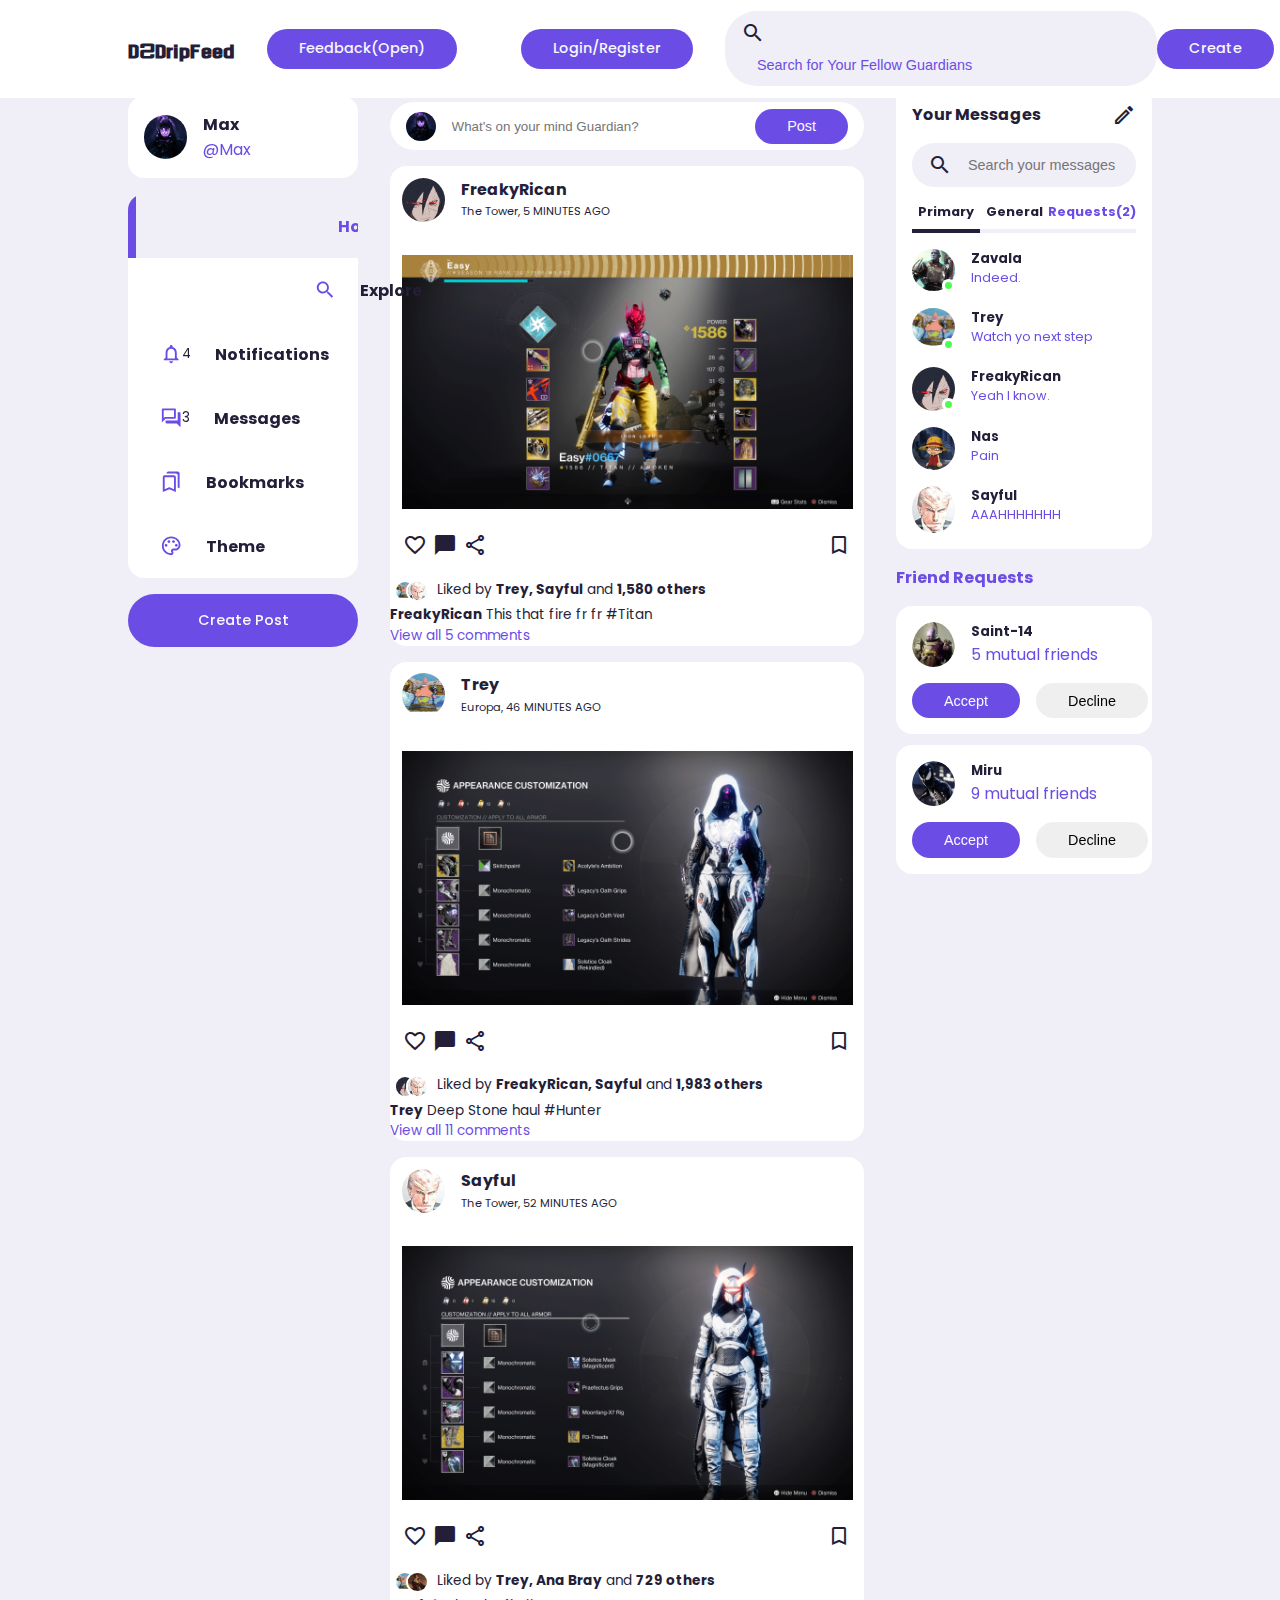
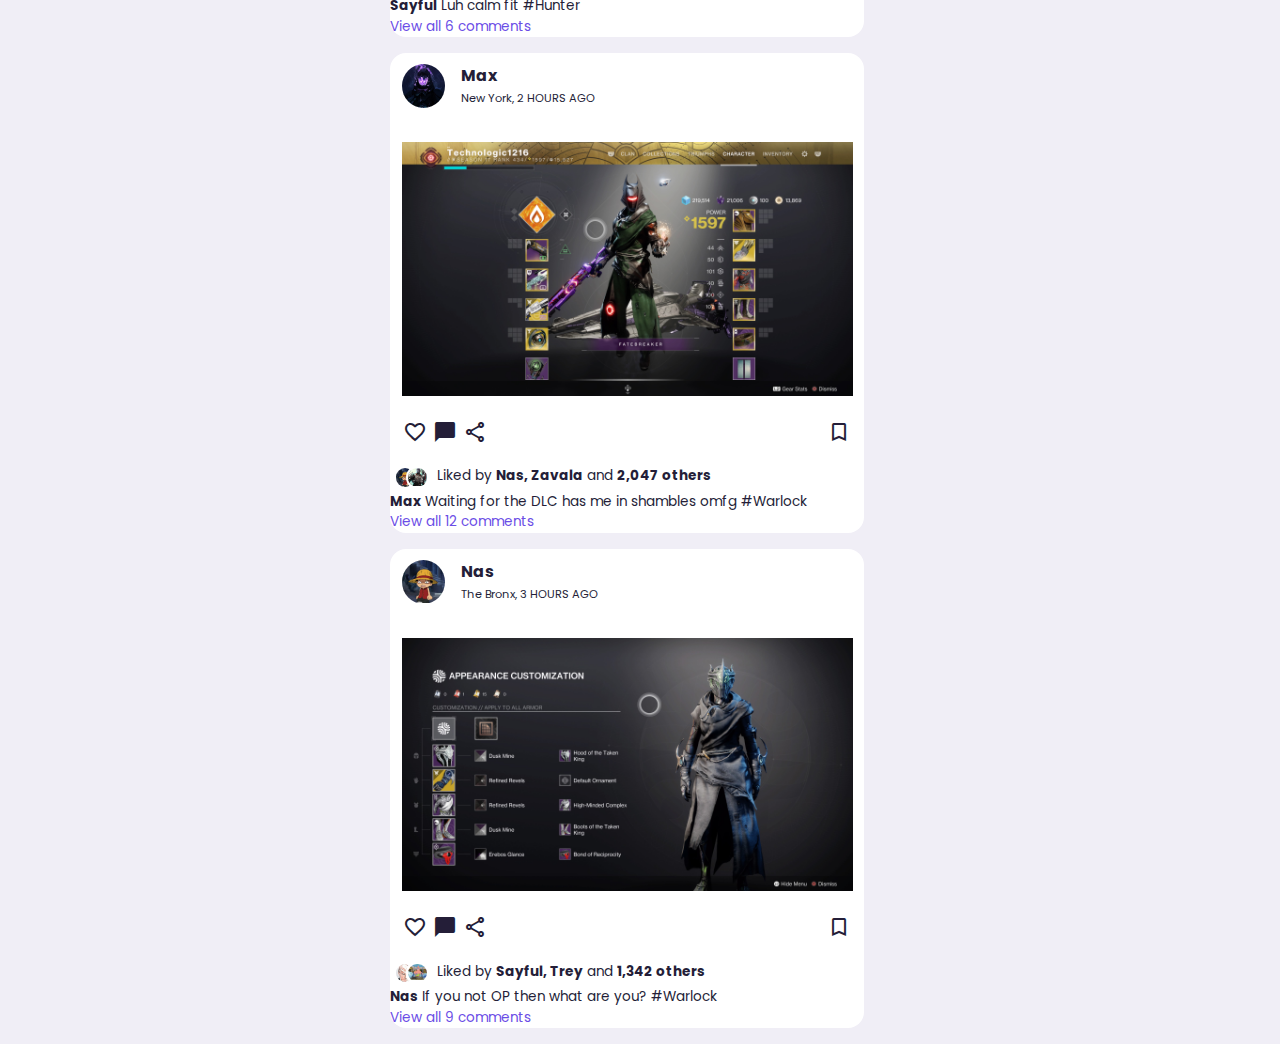
<file: Index.html>
<!DOCTYPE html>
<html lang="en">
<head>
    <meta charset="UTF-8">
    <meta http-equiv="X-UA-Compatible" content="IE-edge">
    <meta name="viewport" content="width=device-width, initial-scale=1.0">
    <title> D2DripFeedv1 - FrontEnd</title>
    <link rel="stylesheet" href="styling.css">
    <link href="https://fonts.googleapis.com/icon?family=Material+Icons+Outlined" rel="stylesheet">
</head>
<body>
    <!--Navigation Bar Section-->
    <nav>        
    <div class="container">
        <h2 class="logo">
          D2DripFeed
        </h2>  
        <div class="Feedback">
          <a href="Feedback_Form.html" class="btn btn-primary">Feedback(Open)</a>
        </div>
        <div class="Login-Register">
          <a href="login_register.html" class="btn btn-primary">Login/Register</a>
        </div>
        <div class="search-bar">
          <span class="material-icons-outlined">search</span>
          <input type="search" placeholder="Search for Your Fellow Guardians">
        </div>
        <div class="create">
          <label class="btn btn-primary" for="create-post">Create</label>
          <div class="profile-picture">
              <img src="./Images/Profile-Picture1.jpg">
          </div>
        </div>
    </div>
    </nav>

    <!--Main Posts Section-->
    <main>
        <div class="container">

            <div class="left-side">
                <a class="profile">
                    <div class="profile-picture">
                        <img src="./Images/Profile-Picture1.jpg">
                    </div>
                    <div class="handle">
                        <h4> Max </h4>
                        <p class="text-muted">
                            @Max
                        </p>
                    </div>
                </a>
                <!--Sidebar-->
                <div class="sidebar">
                    <a class="menu-item active">
                        <span class="material-icons-outlined">cottage    
                        </span><h3>Home</h3>
                    </a>
                    <a class="menu-item">
                        <span class="material-icons-outlined">manage_search
                            </span><h3>Explore</h3>
                    </a>
                    <a class="menu-item" id="notifs">
                        <span class="material-icons-outlined">notifications</span><small class="notif-count">4</small></span><h3>Notifications</h3>
                        <!--Notifs Popup-->
                        <div class="notifications-popup">
                            <div>
                                <div class="profile-picture">
                                    <img src="./Images/ShinMalphur_pfp.png">
                                </div>
                                <div class="notification-body">
                                    <b>Shin Malphur</b> accepted your friend request<small class="text-muted"> 5 Minutes Ago</small>
                                </div>
                                <div class="profile-picture">
                                    <img src="./Images/Zavala_pfp.png">
                                </div>
                                <div class="notification-body">
                                    <b>Zavala</b> accepted your friend request<small class="text-muted"> 3 Days Ago</small>
                                </div>
                                <div class="profile-picture">
                                    <img src="./Images/AnaBray_pfp.png">
                                </div>
                                <div class="notification-body">
                                    <b>Ana Bray</b> accepted your friend request<small class="text-muted"> 10 Days Ago</small>
                                </div>
                                <div class="profile-picture">
                                    <img src="./Images/IkoraRey_pfp.png">
                                </div>
                                <div class="notification-body">
                                    <b>Ikora Rey</b> accepted your friend request<small class="text-muted"> 11 Days Ago</small>
                                </div>
                            </div>
                        </div>
                        <!--End of Notifs Popup for now-->
                    </a>
                    <a class="menu-item" id="message-notifs">
                        <span class="material-icons-outlined">forum</span><small class="notif-count">3</small></span><h3>Messages</h3>
                    </a>
                    <a class="menu-item">
                        <span class="material-icons-outlined">bookmarks
                            </span><h3>Bookmarks</h3>
                    </a>
                    <a class="menu-item" id="theme">
                        <span class="material-icons-outlined">palette
                            </span><h3>Theme</h3>
                    </a>
                </div>
                <!--End of SideBar-->
                <label for="create-post" class="btn btn-primary">Create Post</label>
            </div>

            <div class="middle">
                <form class="create-post">
                    <div class="profile-picture">
                        <img src="./Images/Profile-Picture1.jpg">
                    </div>
                    <input type="text" placeholder="What's on your mind Guardian?" id="create-post">
                    <input type="submit" value="Post" class="btn btn-primary">
                </form>
                <!--Your Feed-->
                <div class="feed">
                    <!--Feed Post 1-->
                    <div class="post">
                        <div class="head">
                            <div class="user">
                                <div class="profile-picture">
                                    <img src="./Images/easy_pfp.png">
                                </div>
                                <div class="info">
                                    <h3> FreakyRican </h3>
                                    <small>The Tower, 5 MINUTES AGO</small>
                                </div>
                            </div>
                            <span class="edit">
                                <i class="uil uil-ellipsis-h"></i>
                            </span>
                        </div>
                            <div class="drip_photo">
                            <img src="./Images/EasyTitan.JPG">
                        </div>
                        <div class="action-buttons">
                            <div class="interaction-buttons">
                                <span class="material-icons-outlined">favorite_border
                                </span>
                                <span class="material-icons-outlined">chat_bubble
                                </span>
                                <span class="material-icons-outlined">share
                                </span>
                            </div>
                            <div class="bookmark">
                                <span class="material-icons-outlined">bookmark_border
                                </span>
                            </div>
                        </div>
                        <div class="liked-by">
                            <span> <img src="./Images/trey_pfp.jpg"></span>
                            <span> <img src="./Images/sayful_pfp.png"></span>
                            <p> Liked by <b>Trey, Sayful</b> and <b>1,580 others</b></p>
                        </div>
                        <div class="caption">
                            <p><b>FreakyRican</b> This that fire fr fr <span class="hashtag">#Titan</span></p>
                        </div>
                        <div class="comments text-muted"> View all 5 comments</div>
                    </div>
                    <!--End of Feed Post 1-->
                    <!-- Feed Post 2-->
                    <div class="post">
                        <div class="head">
                            <div class="user">
                                <div class="profile-picture">
                                    <img src="./Images/trey_pfp.jpg">
                                </div>
                                <div class="info">
                                    <h3> Trey </h3>
                                    <small>Europa, 46 MINUTES AGO</small>
                                </div>
                            </div>
                            <span class="edit">
                                <i class="uil uil-ellipsis-h"></i>
                            </span>
                        </div>
                            <div class="drip_photo">
                            <img src="./Images/DeepStoneHunter.JPG">
                        </div>
                        <div class="action-buttons">
                            <div class="interaction-buttons">
                                <span class="material-icons-outlined">favorite_border
                                </span>
                                <span class="material-icons-outlined">chat_bubble
                                </span>
                                <span class="material-icons-outlined">share
                                </span>
                            </div>
                            <div class="bookmark">
                                <span class="material-icons-outlined">bookmark_border
                                </span>
                            </div>
                        </div>
                        <div class="liked-by">
                            <span> <img src="./Images/easy_pfp.png"></span>
                            <span> <img src="./Images/sayful_pfp.png"></span>
                            <p> Liked by <b>FreakyRican, Sayful</b> and <b>1,983 others</b></p>
                        </div>
                        <div class="caption">
                            <p><b>Trey</b> Deep Stone haul <span class="hashtag">#Hunter</span></p>
                        </div>
                        <div class="comments text-muted"> View all 11 comments</div>
                    </div>
                    <!--End of Feed Post 2-->
                    <!--Feed Post 3-->
                    <div class="post">
                        <div class="head">
                            <div class="user">
                                <div class="profile-picture">
                                    <img src="./Images/sayful_pfp.png">
                                </div>
                                <div class="info">
                                    <h3> Sayful </h3>
                                    <small>The Tower, 52 MINUTES AGO</small>
                                </div>
                            </div>
                            <span class="edit">
                                <i class="uil uil-ellipsis-h"></i>
                            </span>
                        </div>
                            <div class="drip_photo">
                            <img src="./Images/WhiteDevilHunter.JPG">
                        </div>
                        <div class="action-buttons">
                            <div class="interaction-buttons">
                                <span class="material-icons-outlined">favorite_border
                                </span>
                                <span class="material-icons-outlined">chat_bubble
                                </span>
                                <span class="material-icons-outlined">share
                                </span>
                            </div>
                            <div class="bookmark">
                                <span class="material-icons-outlined">bookmark_border
                                </span>
                            </div>
                        </div>
                        <div class="liked-by">
                            <span> <img src="./Images/trey_pfp.jpg"></span>
                            <span> <img src="./Images/AnaBray_pfp.png"></span>
                            <p> Liked by <b>Trey, Ana Bray</b> and <b>729 others</b></p>
                        </div>
                        <div class="caption">
                            <p><b>Sayful</b> Luh calm fit <span class="hashtag">#Hunter</span></p>
                        </div>
                        <div class="comments text-muted"> View all 6 comments</div>
                    </div>
                    <!--End of Feed Post 3-->
                    <!--Feed Post 4-->
                    <div class="post">
                        <div class="head">
                            <div class="user">
                                <div class="profile-picture">
                                    <img src="./Images/Profile-Picture1.jpg">
                                </div>
                                <div class="info">
                                    <h3> Max </h3>
                                    <small>New York, 2 HOURS AGO</small>
                                </div>
                            </div>
                            <span class="edit">
                                <i class="uil uil-ellipsis-h"></i>
                            </span>
                        </div>
                            <div class="drip_photo">
                            <img src="./Images/MyWarlock.JPG">
                        </div>
                        <div class="action-buttons">
                            <div class="interaction-buttons">
                                <span class="material-icons-outlined">favorite_border
                                </span>
                                <span class="material-icons-outlined">chat_bubble
                                </span>
                                <span class="material-icons-outlined">share
                                </span>
                            </div>
                            <div class="bookmark">
                                <span class="material-icons-outlined">bookmark_border
                                </span>
                            </div>
                        </div>
                        <div class="liked-by">
                            <span> <img src="./Images/nas_pfp.jpg"></span>
                            <span> <img src="./Images/Zavala_pfp.png"></span>
                            <p> Liked by <b>Nas, Zavala</b> and <b>2,047 others</b></p>
                        </div>
                        <div class="caption">
                            <p><b>Max</b> Waiting for the DLC has me in shambles omfg <span class="hashtag">#Warlock</span></p>
                        </div>
                        <div class="comments text-muted"> View all 12 comments</div>
                    </div>
                    <!--End of Feed Post 4-->
                    <!--Feed Post 5-->
                    <div class="post">
                        <div class="head">
                            <div class="user">
                                <div class="profile-picture">
                                    <img src="./Images/nas_pfp.jpg">
                                </div>
                                <div class="info">
                                    <h3> Nas </h3>
                                    <small>The Bronx, 3 HOURS AGO</small>
                                </div>
                            </div>
                            <span class="edit">
                                <i class="uil uil-ellipsis-h"></i>
                            </span>
                        </div>
                            <div class="drip_photo">
                            <img src="./Images/Evil_Warlock.JPG">
                        </div>
                        <div class="action-buttons">
                            <div class="interaction-buttons">
                                <span class="material-icons-outlined">favorite_border
                                </span>
                                <span class="material-icons-outlined">chat_bubble
                                </span>
                                <span class="material-icons-outlined">share
                                </span>
                            </div>
                            <div class="bookmark">
                                <span class="material-icons-outlined">bookmark_border
                                </span>
                            </div>
                        </div>
                        <div class="liked-by">
                            <span> <img src="./Images/sayful_pfp.png"></span>
                            <span> <img src="./Images/trey_pfp.jpg"></span>
                            <p> Liked by <b>Sayful, Trey</b> and <b>1,342 others</b></p>
                        </div>
                        <div class="caption">
                            <p><b>Nas</b> If you not OP then what are you? <span class="hashtag">#Warlock</span></p>
                        </div>
                        <div class="comments text-muted"> View all 9 comments</div>
                    </div>
                    <!--End of Feed Post 5-->
                </div>
                <!--End of Feed In General-->
            </div>

            <!--Right Side Start -->
            <div class="right-side">
                <div class="messages">
                    <div class="heading">
                        <h4>Your Messages</h4><span class="material-icons-outlined">edit</span>
                    </div>
                    <!--Search Bar-->
                    <div class="search-bar">
                        <span class="material-icons-outlined">search</span>
                        <input type="search" placeholder="Search your messages" id="message-search">
                    </div>
                    <!--Messages Section-->
                    <div class="category">
                        <h6 class="active">Primary</h6>
                        <h6>General</h6>
                        <h6 class="message-requests">Requests(2)</h6>
                    </div>
                    <!--Message-->
                    <div class="message">
                        <div class="profile-picture">
                            <img src="./Images/Zavala_pfp.png">
                            <div class="active"></div>
                        </div>
                        <div class="message-body">
                            <h5>Zavala</h5>
                            <p class="text-muted">Indeed.</p>
                        </div>
                    </div>
                    <div class="message">
                        <div class="profile-picture">
                            <img src="./Images/trey_pfp.jpg">
                            <div class="active"></div>
                        </div>
                        <div class="message-body">
                            <h5>Trey</h5>
                            <p class="text-muted">Watch yo next step</p>
                        </div>
                    </div>
                    <div class="message">
                        <div class="profile-picture">
                            <img src="./Images/easy_pfp.png">
                            <div class="active"></div>
                        </div>
                        <div class="message-body">
                            <h5>FreakyRican</h5>
                            <p class="text-muted">Yeah I know.</p>
                        </div>
                    </div>
                    <div class="message">
                        <div class="profile-picture">
                            <img src="./Images/nas_pfp.jpg">
                        </div>
                        <div class="message-body">
                            <h5>Nas</h5>
                            <p class="text-muted">Pain</p>
                        </div>
                    </div>
                    <div class="message">
                        <div class="profile-picture">
                            <img src="./Images/sayful_pfp.png">
                        </div>
                        <div class="message-body">
                            <h5>Sayful</h5>
                            <p class="text-muted">AAAHHHHHHH</p>
                        </div>
                    </div>
                </div>
                <!--end of messages-->

                <!--Friend Requests-->
                <div class="friend-requests">
                    <h4>Friend Requests</h4>
                    <div class="request">
                        <div class="info">
                            <div class="profile-picture">
                                <img src="./Images/saint14_pfp.png">
                            </div>
                            <div>
                                <h5>Saint-14</h5>
                                <p class="text-muted">
                                    5 mutual friends
                                </p>
                            </div>
                        </div>
                        <div class="action">
                            <button class="btn btn-primary">
                                Accept
                            </button>
                            <button class="btn">
                                Decline
                            </button>
                        </div>
                    </div>
                    <div class="request">
                        <div class="info">
                            <div class="profile-picture">
                                <img src="./Images/miru_pfp.png">
                            </div>
                            <div>
                                <h5>Miru</h5>
                                <p class="text-muted">
                                    9 mutual friends
                                </p>
                            </div>
                        </div>
                        <div class="action">
                            <button class="btn btn-primary">
                                Accept
                            </button>
                            <button class="btn">
                                Decline
                            </button>
                        </div>
                    </div>
                </div>
            </div>
        </div>
    </main>
    <!--Themes-->
    <div class="customize-theme">
        <div class="card">
            <h2> Customize your Drip Feed!</h2>
            <p class="text-muted">Manage the font size, color, and background here.</p>
            <!--Font Size-->
            <div class="font-size">
                <h4>Font Sizes</h4>
                <div>
                    <h6>Aa</h6>
                <div class="choose-font-size">
                    <span class="font-size-1"></span>
                    <span class="font-size-2 active"></span>
                    <span class="font-size-3"></span>
                    <span class="font-size-4"></span>
                    <span class="font-size-5"></span>
                </div>
                <h3>Aa</h3>
                </div>
            </div>
            <!--Site Colors-->
            <div class="colors">
                <h4>Colors</h4>
                <div class="choose-colors">
                    <span class="color-1 active"></span>
                    <span class="color-2"></span>
                    <span class="color-3"></span>
                    <span class="color-4"></span>
                    <span class="color-5"></span>
                    <span class="color-6"></span>
                </div>
            </div>
            <!--Background Themes-->
            <div class="background-theme">
                <h4>Site-Theme</h4>
                <div class="choose-theme">
                    <div class="theme-1 active">
                        <span></span>
                        <h5 for="theme-1">Light</h5>
                    </div>
                    <div class="theme-2">
                        <span></span>
                        <h5 for="theme-2">Dim</h5>
                    </div>
                    <div class="theme-3">
                        <span></span>
                        <h5 for="theme-3">Night</h5>
                    </div>
                </div>
            </div>
        </div>
    </div>

<script src="script.js"></script>
<script type="module"></script>
</body>
</html>
</file>
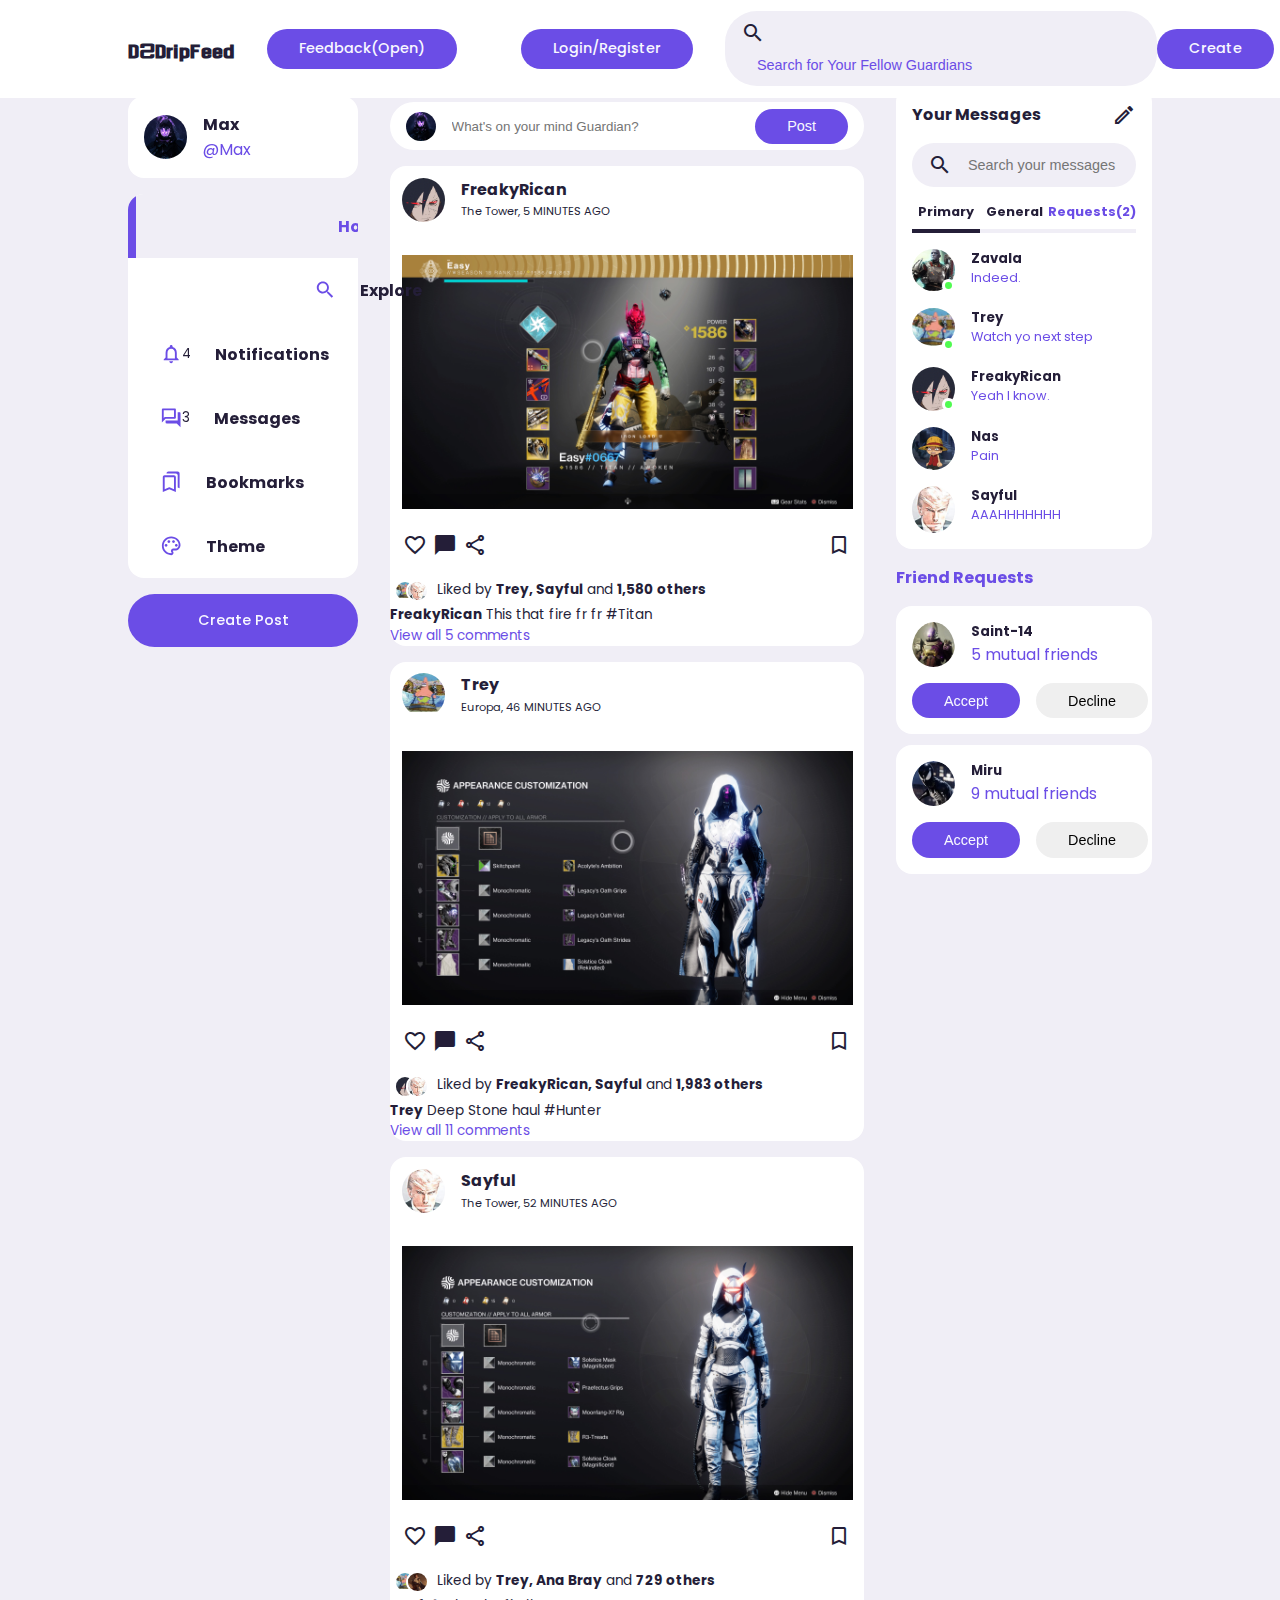
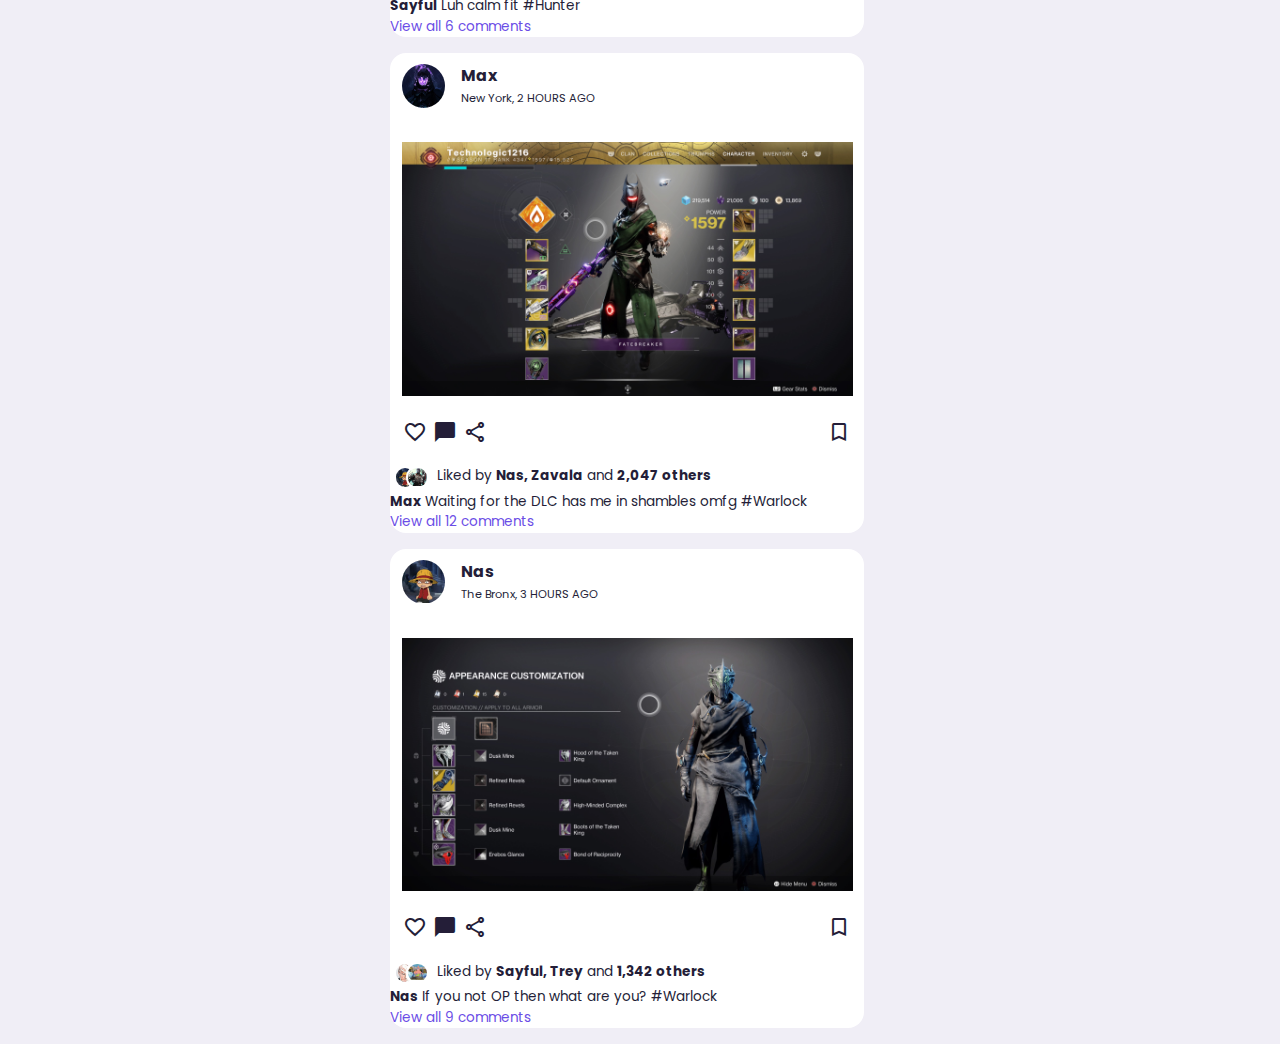
<file: index.html>
<!DOCTYPE html>
<html lang="en">
<head>
    <meta charset="UTF-8">
    <meta http-equiv="X-UA-Compatible" content="IE-edge">
    <meta name="viewport" content="width=device-width, initial-scale=1.0">
    <title> D2DripFeedv1 - FrontEnd</title>
    <link rel="stylesheet" href="styling.css">
    <link href="https://fonts.googleapis.com/icon?family=Material+Icons+Outlined" rel="stylesheet">
</head>
<body>
    <!--Navigation Bar Section-->
    <nav>        
    <div class="container">
        <h2 class="logo">
          D2DripFeed
        </h2>  
        <div class="Feedback">
          <a href="Feedback_Form.html" class="btn btn-primary">Feedback(Open)</a>
        </div>
        <div class="Login-Register">
          <a href="login_register.html" class="btn btn-primary">Login/Register</a>
        </div>
        <div class="search-bar">
          <span class="material-icons-outlined">search</span>
          <input type="search" placeholder="Search for Your Fellow Guardians">
        </div>
        <div class="create">
          <label class="btn btn-primary" for="create-post">Create</label>
          <div class="profile-picture">
              <img src="./Images/Profile-Picture1.jpg">
          </div>
        </div>
    </div>
    </nav>

    <!--Main Posts Section-->
    <main>
        <div class="container">

            <div class="left-side">
                <a class="profile">
                    <div class="profile-picture">
                        <img src="./Images/Profile-Picture1.jpg">
                    </div>
                    <div class="handle">
                        <h4> Max </h4>
                        <p class="text-muted">
                            @Max
                        </p>
                    </div>
                </a>
                <!--Sidebar-->
                <div class="sidebar">
                    <a class="menu-item active">
                        <span class="material-icons-outlined">cottage    
                        </span><h3>Home</h3>
                    </a>
                    <a class="menu-item">
                        <span class="material-icons-outlined">manage_search
                            </span><h3>Explore</h3>
                    </a>
                    <a class="menu-item" id="notifs">
                        <span class="material-icons-outlined">notifications</span><small class="notif-count">4</small></span><h3>Notifications</h3>
                        <!--Notifs Popup-->
                        <div class="notifications-popup">
                            <div>
                                <div class="profile-picture">
                                    <img src="./Images/ShinMalphur_pfp.png">
                                </div>
                                <div class="notification-body">
                                    <b>Shin Malphur</b> accepted your friend request<small class="text-muted"> 5 Minutes Ago</small>
                                </div>
                                <div class="profile-picture">
                                    <img src="./Images/Zavala_pfp.png">
                                </div>
                                <div class="notification-body">
                                    <b>Zavala</b> accepted your friend request<small class="text-muted"> 3 Days Ago</small>
                                </div>
                                <div class="profile-picture">
                                    <img src="./Images/AnaBray_pfp.png">
                                </div>
                                <div class="notification-body">
                                    <b>Ana Bray</b> accepted your friend request<small class="text-muted"> 10 Days Ago</small>
                                </div>
                                <div class="profile-picture">
                                    <img src="./Images/IkoraRey_pfp.png">
                                </div>
                                <div class="notification-body">
                                    <b>Ikora Rey</b> accepted your friend request<small class="text-muted"> 11 Days Ago</small>
                                </div>
                            </div>
                        </div>
                        <!--End of Notifs Popup for now-->
                    </a>
                    <a class="menu-item" id="message-notifs">
                        <span class="material-icons-outlined">forum</span><small class="notif-count">3</small></span><h3>Messages</h3>
                    </a>
                    <a class="menu-item">
                        <span class="material-icons-outlined">bookmarks
                            </span><h3>Bookmarks</h3>
                    </a>
                    <a class="menu-item" id="theme">
                        <span class="material-icons-outlined">palette
                            </span><h3>Theme</h3>
                    </a>
                </div>
                <!--End of SideBar-->
                <label for="create-post" class="btn btn-primary">Create Post</label>
            </div>

            <div class="middle">
                <form class="create-post">
                    <div class="profile-picture">
                        <img src="./Images/Profile-Picture1.jpg">
                    </div>
                    <input type="text" placeholder="What's on your mind Guardian?" id="create-post">
                    <input type="submit" value="Post" class="btn btn-primary">
                </form>
                <!--Your Feed-->
                <div class="feed">
                    <!--Feed Post 1-->
                    <div class="post">
                        <div class="head">
                            <div class="user">
                                <div class="profile-picture">
                                    <img src="./Images/easy_pfp.png">
                                </div>
                                <div class="info">
                                    <h3> FreakyRican </h3>
                                    <small>The Tower, 5 MINUTES AGO</small>
                                </div>
                            </div>
                            <span class="edit">
                                <i class="uil uil-ellipsis-h"></i>
                            </span>
                        </div>
                            <div class="drip_photo">
                            <img src="./Images/EasyTitan.JPG">
                        </div>
                        <div class="action-buttons">
                            <div class="interaction-buttons">
                                <span class="material-icons-outlined">favorite_border
                                </span>
                                <span class="material-icons-outlined">chat_bubble
                                </span>
                                <span class="material-icons-outlined">share
                                </span>
                            </div>
                            <div class="bookmark">
                                <span class="material-icons-outlined">bookmark_border
                                </span>
                            </div>
                        </div>
                        <div class="liked-by">
                            <span> <img src="./Images/trey_pfp.jpg"></span>
                            <span> <img src="./Images/sayful_pfp.png"></span>
                            <p> Liked by <b>Trey, Sayful</b> and <b>1,580 others</b></p>
                        </div>
                        <div class="caption">
                            <p><b>FreakyRican</b> This that fire fr fr <span class="hashtag">#Titan</span></p>
                        </div>
                        <div class="comments text-muted"> View all 5 comments</div>
                    </div>
                    <!--End of Feed Post 1-->
                    <!-- Feed Post 2-->
                    <div class="post">
                        <div class="head">
                            <div class="user">
                                <div class="profile-picture">
                                    <img src="./Images/trey_pfp.jpg">
                                </div>
                                <div class="info">
                                    <h3> Trey </h3>
                                    <small>Europa, 46 MINUTES AGO</small>
                                </div>
                            </div>
                            <span class="edit">
                                <i class="uil uil-ellipsis-h"></i>
                            </span>
                        </div>
                            <div class="drip_photo">
                            <img src="./Images/DeepStoneHunter.JPG">
                        </div>
                        <div class="action-buttons">
                            <div class="interaction-buttons">
                                <span class="material-icons-outlined">favorite_border
                                </span>
                                <span class="material-icons-outlined">chat_bubble
                                </span>
                                <span class="material-icons-outlined">share
                                </span>
                            </div>
                            <div class="bookmark">
                                <span class="material-icons-outlined">bookmark_border
                                </span>
                            </div>
                        </div>
                        <div class="liked-by">
                            <span> <img src="./Images/easy_pfp.png"></span>
                            <span> <img src="./Images/sayful_pfp.png"></span>
                            <p> Liked by <b>FreakyRican, Sayful</b> and <b>1,983 others</b></p>
                        </div>
                        <div class="caption">
                            <p><b>Trey</b> Deep Stone haul <span class="hashtag">#Hunter</span></p>
                        </div>
                        <div class="comments text-muted"> View all 11 comments</div>
                    </div>
                    <!--End of Feed Post 2-->
                    <!--Feed Post 3-->
                    <div class="post">
                        <div class="head">
                            <div class="user">
                                <div class="profile-picture">
                                    <img src="./Images/sayful_pfp.png">
                                </div>
                                <div class="info">
                                    <h3> Sayful </h3>
                                    <small>The Tower, 52 MINUTES AGO</small>
                                </div>
                            </div>
                            <span class="edit">
                                <i class="uil uil-ellipsis-h"></i>
                            </span>
                        </div>
                            <div class="drip_photo">
                            <img src="./Images/WhiteDevilHunter.JPG">
                        </div>
                        <div class="action-buttons">
                            <div class="interaction-buttons">
                                <span class="material-icons-outlined">favorite_border
                                </span>
                                <span class="material-icons-outlined">chat_bubble
                                </span>
                                <span class="material-icons-outlined">share
                                </span>
                            </div>
                            <div class="bookmark">
                                <span class="material-icons-outlined">bookmark_border
                                </span>
                            </div>
                        </div>
                        <div class="liked-by">
                            <span> <img src="./Images/trey_pfp.jpg"></span>
                            <span> <img src="./Images/AnaBray_pfp.png"></span>
                            <p> Liked by <b>Trey, Ana Bray</b> and <b>729 others</b></p>
                        </div>
                        <div class="caption">
                            <p><b>Sayful</b> Luh calm fit <span class="hashtag">#Hunter</span></p>
                        </div>
                        <div class="comments text-muted"> View all 6 comments</div>
                    </div>
                    <!--End of Feed Post 3-->
                    <!--Feed Post 4-->
                    <div class="post">
                        <div class="head">
                            <div class="user">
                                <div class="profile-picture">
                                    <img src="./Images/Profile-Picture1.jpg">
                                </div>
                                <div class="info">
                                    <h3> Max </h3>
                                    <small>New York, 2 HOURS AGO</small>
                                </div>
                            </div>
                            <span class="edit">
                                <i class="uil uil-ellipsis-h"></i>
                            </span>
                        </div>
                            <div class="drip_photo">
                            <img src="./Images/MyWarlock.JPG">
                        </div>
                        <div class="action-buttons">
                            <div class="interaction-buttons">
                                <span class="material-icons-outlined">favorite_border
                                </span>
                                <span class="material-icons-outlined">chat_bubble
                                </span>
                                <span class="material-icons-outlined">share
                                </span>
                            </div>
                            <div class="bookmark">
                                <span class="material-icons-outlined">bookmark_border
                                </span>
                            </div>
                        </div>
                        <div class="liked-by">
                            <span> <img src="./Images/nas_pfp.jpg"></span>
                            <span> <img src="./Images/Zavala_pfp.png"></span>
                            <p> Liked by <b>Nas, Zavala</b> and <b>2,047 others</b></p>
                        </div>
                        <div class="caption">
                            <p><b>Max</b> Waiting for the DLC has me in shambles omfg <span class="hashtag">#Warlock</span></p>
                        </div>
                        <div class="comments text-muted"> View all 12 comments</div>
                    </div>
                    <!--End of Feed Post 4-->
                    <!--Feed Post 5-->
                    <div class="post">
                        <div class="head">
                            <div class="user">
                                <div class="profile-picture">
                                    <img src="./Images/nas_pfp.jpg">
                                </div>
                                <div class="info">
                                    <h3> Nas </h3>
                                    <small>The Bronx, 3 HOURS AGO</small>
                                </div>
                            </div>
                            <span class="edit">
                                <i class="uil uil-ellipsis-h"></i>
                            </span>
                        </div>
                            <div class="drip_photo">
                            <img src="./Images/Evil_Warlock.JPG">
                        </div>
                        <div class="action-buttons">
                            <div class="interaction-buttons">
                                <span class="material-icons-outlined">favorite_border
                                </span>
                                <span class="material-icons-outlined">chat_bubble
                                </span>
                                <span class="material-icons-outlined">share
                                </span>
                            </div>
                            <div class="bookmark">
                                <span class="material-icons-outlined">bookmark_border
                                </span>
                            </div>
                        </div>
                        <div class="liked-by">
                            <span> <img src="./Images/sayful_pfp.png"></span>
                            <span> <img src="./Images/trey_pfp.jpg"></span>
                            <p> Liked by <b>Sayful, Trey</b> and <b>1,342 others</b></p>
                        </div>
                        <div class="caption">
                            <p><b>Nas</b> If you not OP then what are you? <span class="hashtag">#Warlock</span></p>
                        </div>
                        <div class="comments text-muted"> View all 9 comments</div>
                    </div>
                    <!--End of Feed Post 5-->
                </div>
                <!--End of Feed In General-->
            </div>

            <!--Right Side Start -->
            <div class="right-side">
                <div class="messages">
                    <div class="heading">
                        <h4>Your Messages</h4><span class="material-icons-outlined">edit</span>
                    </div>
                    <!--Search Bar-->
                    <div class="search-bar">
                        <span class="material-icons-outlined">search</span>
                        <input type="search" placeholder="Search your messages" id="message-search">
                    </div>
                    <!--Messages Section-->
                    <div class="category">
                        <h6 class="active">Primary</h6>
                        <h6>General</h6>
                        <h6 class="message-requests">Requests(2)</h6>
                    </div>
                    <!--Message-->
                    <div class="message">
                        <div class="profile-picture">
                            <img src="./Images/Zavala_pfp.png">
                            <div class="active"></div>
                        </div>
                        <div class="message-body">
                            <h5>Zavala</h5>
                            <p class="text-muted">Indeed.</p>
                        </div>
                    </div>
                    <div class="message">
                        <div class="profile-picture">
                            <img src="./Images/trey_pfp.jpg">
                            <div class="active"></div>
                        </div>
                        <div class="message-body">
                            <h5>Trey</h5>
                            <p class="text-muted">Watch yo next step</p>
                        </div>
                    </div>
                    <div class="message">
                        <div class="profile-picture">
                            <img src="./Images/easy_pfp.png">
                            <div class="active"></div>
                        </div>
                        <div class="message-body">
                            <h5>FreakyRican</h5>
                            <p class="text-muted">Yeah I know.</p>
                        </div>
                    </div>
                    <div class="message">
                        <div class="profile-picture">
                            <img src="./Images/nas_pfp.jpg">
                        </div>
                        <div class="message-body">
                            <h5>Nas</h5>
                            <p class="text-muted">Pain</p>
                        </div>
                    </div>
                    <div class="message">
                        <div class="profile-picture">
                            <img src="./Images/sayful_pfp.png">
                        </div>
                        <div class="message-body">
                            <h5>Sayful</h5>
                            <p class="text-muted">AAAHHHHHHH</p>
                        </div>
                    </div>
                </div>
                <!--end of messages-->

                <!--Friend Requests-->
                <div class="friend-requests">
                    <h4>Friend Requests</h4>
                    <div class="request">
                        <div class="info">
                            <div class="profile-picture">
                                <img src="./Images/saint14_pfp.png">
                            </div>
                            <div>
                                <h5>Saint-14</h5>
                                <p class="text-muted">
                                    5 mutual friends
                                </p>
                            </div>
                        </div>
                        <div class="action">
                            <button class="btn btn-primary">
                                Accept
                            </button>
                            <button class="btn">
                                Decline
                            </button>
                        </div>
                    </div>
                    <div class="request">
                        <div class="info">
                            <div class="profile-picture">
                                <img src="./Images/miru_pfp.png">
                            </div>
                            <div>
                                <h5>Miru</h5>
                                <p class="text-muted">
                                    9 mutual friends
                                </p>
                            </div>
                        </div>
                        <div class="action">
                            <button class="btn btn-primary">
                                Accept
                            </button>
                            <button class="btn">
                                Decline
                            </button>
                        </div>
                    </div>
                </div>
            </div>
        </div>
    </main>
    <!--Themes-->
    <div class="customize-theme">
        <div class="card">
            <h2> Customize your Drip Feed!</h2>
            <p class="text-muted">Manage the font size, color, and background here.</p>
            <!--Font Size-->
            <div class="font-size">
                <h4>Font Sizes</h4>
                <div>
                    <h6>Aa</h6>
                <div class="choose-font-size">
                    <span class="font-size-1"></span>
                    <span class="font-size-2 active"></span>
                    <span class="font-size-3"></span>
                    <span class="font-size-4"></span>
                    <span class="font-size-5"></span>
                </div>
                <h3>Aa</h3>
                </div>
            </div>
            <!--Site Colors-->
            <div class="colors">
                <h4>Colors</h4>
                <div class="choose-colors">
                    <span class="color-1 active"></span>
                    <span class="color-2"></span>
                    <span class="color-3"></span>
                    <span class="color-4"></span>
                    <span class="color-5"></span>
                    <span class="color-6"></span>
                </div>
            </div>
            <!--Background Themes-->
            <div class="background-theme">
                <h4>Site-Theme</h4>
                <div class="choose-theme">
                    <div class="theme-1 active">
                        <span></span>
                        <h5 for="theme-1">Light</h5>
                    </div>
                    <div class="theme-2">
                        <span></span>
                        <h5 for="theme-2">Dim</h5>
                    </div>
                    <div class="theme-3">
                        <span></span>
                        <h5 for="theme-3">Night</h5>
                    </div>
                </div>
            </div>
        </div>
    </div>

<script src="script.js"></script>
<script type="module"></script>
</body>
</html>
</file>
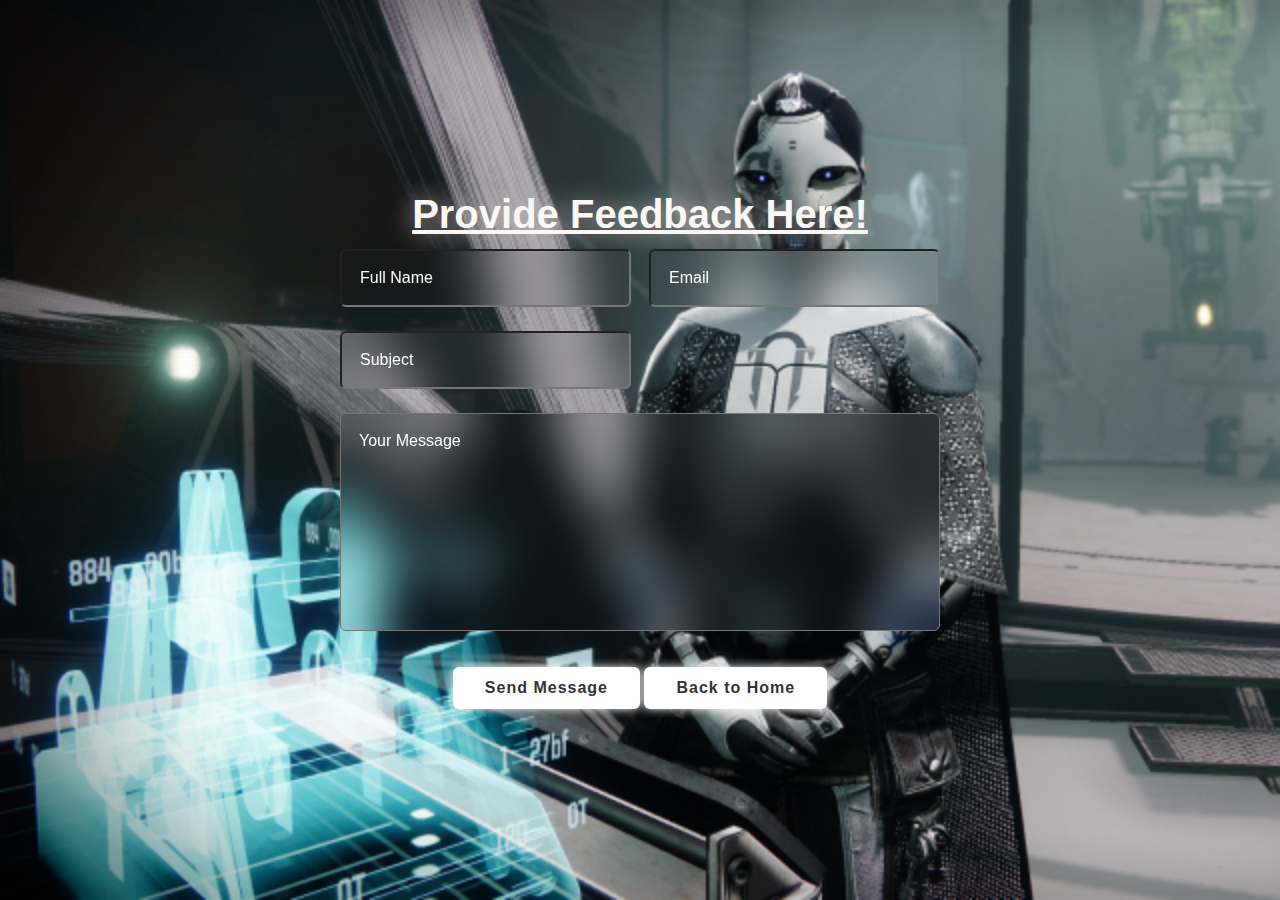
<file: Feedback_Form.html>
<!DOCTYPE html>
<html lang="en">

<head>
    <meta charset="UTF-8">
    <meta http-equiv="X-UA-Compatible" content="IE-edge">
    <meta name="viewport" content="width=device-width, initial-scale=1.0">
    <title>Working_Feedback_Form </title>
    <link rel="stylesheet" href="Feedback_Form.css">
    </head>

<body>
    <section class="feedback">
        <h2> Provide Feedback Here! </h2>

        <form action="#">
            <div class="input-box">
                <div class="input-field field">
                    <input type="text" placeholder="Full Name" id="name" class="item" autocomplete="off">
                    <div class="error-text"> Your full name can't be blank! </div>
                </div>
                <div class="input-field field">
                    <input type="text" placeholder="Email" id="email" class="item" autocomplete="off">
                    <div class="error-text email"> Your email can't be blank! </div>
                </div>
            </div>
            <div class="input-box">
                <div class="input-field field">
                    <input type="text" placeholder="Subject" id="subject" class="item" autocomplete="off">
                    <div class="error-text"> The subject of this feedback post can't be blank! </div>
                </div>
            </div>
            <div class="textarea-field field">
                <textarea name="" id="message" cols="30" rows="10" placeholder="Your Message" class="item" ></textarea>
                <div class="error-text"> The message can't be blank! </div>
            </div>
            <button type="submit"> Send Message </button>
            <button type="button" onclick="document.location='index.html' " id="BackHome" class="BackHome">Back to Home</button>
        </form>
    </section>

    <script src="Feedback_Form.js"></script>
    <script src="https://smtpjs.com/v3/smtp.js">
    </script>
</body>
</html>
</file>
<file: styling.css>
@import url('https://fonts.googleapis.com/css2?family=Nanum+Gothic&family=Poppins:wght@300;400;500;600&display=swap');
@import url('https://fonts.googleapis.com/css2?family=Dhurjati&family=Nanum+Gothic&family=Poppins:wght@300;400;500;600&display=swap');


/* The Mothership - this houses global custom design variables */
:root {
    /* for note: hsl = hue, saturation, lightness */
    /* also for not, rem is the root element font size */
    --primary-color-hue: 252;
    --dark-color-lightness: 17%;
    --light-color-lightness: 95%;
    --white-color-lightness: 100%;
    /* ^^for the themes */
    /* for everything else: */
    --color-dark: hsl(252,30%,var(--dark-color-lightness));
    --color-black: hsl(252,30%,10%);
    --color-white: hsl(252,30%,var(--white-color-lightness));
    --color-light: hsl(252,30%,var(--light-color-lightness));
    --color-gray: hsl(var(--primary-color-hue),75%,60%);
    --color-primary: hsl(var(--primary-color-hue),75%,60%);
    --color-secondary: hsl(252,100%,90%);
    --color-success: hsl(120,95%,65%);
    --color-danger: hsl(0,95%,65%);

    --border-radius: 2rem;
    --card-border-radius: 1rem;
    --btn-padding: 0.6rem 2rem;
    --search-padding: 0.6rem 1rem;
    --card-padding: 1rem;

    --sticky-top-left: 6rem;
    --sticky-top-right: -18rem;
}

/* Actual page */
*,  
*::before, 
*::after{
    margin: 0;
    padding: 0;
    outline: 0;
    box-sizing: border-box;
    text-decoration: none;
    list-style: none;
    border: none;
}

body{
    font-family: "Poppins", sans-serif;
    color: var(--color-dark);
    background: var(--color-light);
    overflow-x: hidden;
}

/* General Style */
.container {
    width: 80%;
    margin: 0 auto;
}

.profile-picture {
    width: 2.7rem;
    aspect-ratio: 1/1;
    border-radius: 50%;
    overflow: hidden;
}

img {
    display: block;
    width: 100%;
}

.btn {
    display: inline-block;
    padding: var(--btn-padding);
    font-weight: 500;
    border-radius: var(--border-radius);
    cursor: pointer;
    transition: all 300ms ease;
    font-size: 0.9rem;
}
.btn:hover {
    opacity: 0.8;
}
.btn-primary {
    background: var(--color-primary);
    color: ghostwhite;
}

.text-bold {
    font-weight: 500;
}
.text-muted {
    color: var(--color-gray);
}

nav {
    width: 100%;
    background: var(--color-white);
    padding: 0.7rem 0;
    position: fixed;
    top: 0;
    z-index: 10;
}
nav .container {
    display: flex;
    align-items: center;
    justify-content: space-between;
}

.logo {
    font-family: "Dhurjati", sans-serif;
    font-size: 26px;

}
.Feedback {
    padding: var(--btn-padding);
}
.Login-Register {
    padding: var(--btn-padding);
}
.search-bar {
    background: var(--color-light);
    border-radius: var(--border-radius);
    padding: var(--search-padding);
}
.search-bar input[type="search"] {
    background: transparent;
    width: 30vw;
    margin-left: 1rem;
    font-size: 0.9rem;
    color: var(--color-dark);
}
nav .search-bar input[type="search"]::placeholder {
    color: var(--color-gray);
}

nav .create {
    display: flex;
    align-items: center;
    gap: 2rem;

}

/* Main Part */

main {
    position: relative;
    top: 5.4rem;
}
main .container {
    display: grid;
    grid-template-columns: 18vw auto 20vw;
    column-gap: 2rem;
    position: relative;
}

/* Left Side */
main .container .left-side {
    height: max-content;
    position: sticky;
    top: var(--sticky-top-left);
}
main .container .left-side .profile{
    padding: var(--card-padding);
    background: var(--color-white);
    border-radius: var(--card-border-radius);
    display: flex;
    align-items: center;
    column-gap: 1rem;
    width: 100%;
}

/* Sidebar */
.left-side .sidebar {
    margin-top: 1rem;
    background: var(--color-white);
    border-radius: var(--card-border-radius);
}

.left-side .sidebar .menu-item {
    display: flex;
    align-items: center;
    height: 4rem;
    cursor: pointer;
    translate: all 300ms ease;
    position: relative;
}

.left-side .sidebar .menu-item:hover {
    background: var(--color-light);
}
.left-side .sidebar .material-icons-outlined {
    font-size: 1.4rem;
    color: var(--color-gray);
    margin-left: 2rem;
    position: relative;
}
.left-side .sidebar .material-icons-outlined .notif-count {
    font-size: 0.7rem;
    width: fit-content;
    border-radius: 0.8rem;
    padding: 0.1rem 0.4rem;
    position: -0.2rem;
    right: -0.3rem;
    background: var(--color-danger);
}

.left-side .sidebar h3 {
    margin-left: 1.5rem;
    font-size: 1rem;
}

.left-side .sidebar .active {
    background: var(--color-light);
}
.left-side .sidebar .active i, .left-side .sidebar .active h3 {
    color: var(--color-primary);
}
.left-side .sidebar .active::before {
    content: "";
    display: block;
    width: 0.5rem;
    height: 100%;
    position: absolute;
    background: var(--color-primary);
}
.left-side .sidebar .menu-item:first-child.active {
    border-top-left-radius: var(--card-border-radius);
    overflow: hidden;
}
.left-side .sidebar .menu-item:last-child.active {
    border-top-left-radius: var(--card-border-radius);
    overflow: hidden;
}
.left-side .btn {
    margin-top: 1rem;
    width: 100%;
    text-align: center;
    padding: 1rem 0;
}

/* Notifs popup */
.left-side .notifications-popup {
    position: absolute;
    top: 0;
    left: 110%;
    width: 30rem;
    background: var(--color-white);
    border-radius: var(--card-border-radius);
    padding: var(--card-padding);
    box-shadow: 0 0 2rem hsl(var(--color-primary), 75%, 60% 25%);
    z-index: 8;
    display: none;
}
.left-side .notifications-popup::before {
    content: "";
    width: 1.2rem;
    height: 1.2rem;
    display: block;
    background: var(--color-white);
    position: absolute;
    left: -0.6rem;
    transform: rotate(45deg);
}
.left-side .notifications-popup > div{
    align-items: start;
    gap: 1rem;
    margin-bottom: 1rem;
}
.left-side .notifications-popup small {
    display: block;
}

/* Middle Part */
/*Create Post Sectiom */
.middle .create-post {
    width: 100%;
    display: flex;
    align-items: center;
    justify-content: space-between;
    margin-top: 1rem;
    background: var(--color-white);
    padding: 0.4rem var(--card-padding);
    border-radius: var(--border-radius);
}
.middle .create-post input[type="text"] {
    justify-self: start;
    width: 100%;
    padding-left: 1rem;
    background: transparent;
    color: var(--color-dark);
    margin-right: 1rem;
}

/*--Feed--*/
.middle .feed .post {
    background: var(--color-white);
    border-radius: var(--card-border-radius);
    padding: var(--color-padding);
    margin: 1rem 0;
    font-size: 0.85rem;
    line-height: 1.5;
}
.middle .post .head {
    display: flex;
    justify-content: space-between;
}
.middle .post .user {
    display: flex;
    gap: 1rem;
    margin: 0.7rem;
}
.middle .post .drip_photo {
    border-radius: var(--card-border-radius);
    overflow: hidden;
    margin: 0.7rem 0;
    padding: 0.7rem;
}
.middle .post .action-buttons {
    display: flex;
    justify-content: space-between;
    align-items: center;
    font-size: 1.4rem;
    margin: 0.8rem;
}
.middle .liked-by {
    display: flex;
    margin: 0.2rem
}
.middle .liked-by span {
    width: 1.4rem;
    height: 1.4rem;
    display: block;
    border-radius: 50%;
    overflow: hidden;
    border: 2px solid var(--color-white);
    margin-left: -0.6rem;
}
.middle .liked-by span:first-child {
    margin: 0;
}
.middle .liked-by p {
    margin-left: 0.5rem;
}

/* Right side */
main .container .right-side {
    height: max-content;
    position: sticky;
    top: var(--sticky-top-right);
    bottom: 0;
}
.right-side .messages {
    background: var(--color-white);
    border-radius: var(--card-border-radius);
    padding: var(--card-padding);
}
.right-side .messages .heading {
    display: flex;
    align-items: center;
    justify-content: space-between;
    margin-bottom: 1rem;
}
.right-side .messages material-icons-outlined {
    font-size: 1.4rem;
}
.right-side .messages .search-bar {
    display: flex;
    margin-bottom: 1rem;
}
.right-side .messages .category {
    display: flex;
    justify-content: space-between;
    margin-bottom: 1rem;
}
.right-side .messages .category h6 {
    width: 100%;
    text-align: center;
    border-bottom: 4px solid var(--color-light);
    padding-bottom: 0.5rem;
    font-size: 0.8rem;
}
.right-side .messages .category .active {
    border-color: var(--color-dark);
}
.right-side .messages .message {
    display: flex;
    gap: 1rem;
    margin-bottom: 1rem;
    align-items: start;
}
.right-side .messages .message:last-child {
    margin: 0;
}
.right-side .messages .message p {
    font-size: 0.8rem;
}
.right-side .messages .message-requests {
    color: var(--color-primary);
}
.right-side .message .profile-picture {
    position: relative;
    overflow: visible;
}
.right-side .profile-picture img {
    border-radius: 50%;
}
.right-side .messages .message .profile-picture .active {
    width: 0.8rem;
    height: 0.8rem;
    border-radius: 50%;
    border: 3px solid var(--color-white);
    background: var(--color-success);
    position: absolute;
    bottom: 0;
    right: 0;
}
/* Friend Requests */
.right-side .friend-requests {
    margin-top: 1rem;
}
.right-side .friend-requests h4 {
    color: var(--color-gray);
    margin: 1rem 0;
}
.right-side .request {
    background: var(--color-white);
    padding: var(--card-padding);
    border-radius: var(--card-border-radius);
    margin-bottom: 0.7rem;
}
.right-side .request .info {
    display: flex;
    gap: 1rem;
    margin-bottom: 1rem;
}
.right-side .request .action {
    display: flex;
    gap: 1rem;
}

/* Theme Customization */
.customize-theme {
    background: rgba(255, 255, 255, 0.5);
    width: 100vw;
    height: 100vh;
    position: fixed;
    top: 0;
    left: 0;
    z-index: 100;
    text-align: center;
    display: grid;
    place-items: center;
    font-size: 0.9rem;
    display: none;
}
.customize-theme .card {
    background: var(--color-white);
    padding: 3rem;
    border-radius: var(--card-border-radius);
    width: 50%;
    box-shadow: 0 0 1rem var(--color-primary);
}

/* font sizes */
.customize-theme .font-size {
    margin-top: 5rem;
}
.customize-theme .font-size > div {
    display: flex;
    justify-content: space-between;
    align-items: center;
    background: var(--color-light);
    padding: var(--search-padding);
    border-radius: var(--card-border-radius);
}
.customize-theme .choose-font-size {
    background: var(--color-secondary);
    height: 0.3rem;
    width: 100%;
    margin: 0 1rem;
    display: flex;
    justify-content: space-between;
    align-items: center;
}
.customize-theme .choose-font-size {
    background: var(--color-secondary);
    height: 0.3rem;
    width: 100%;
    margin: 0 1rem;
    display: flex;
    justify-content: space-between;
    align-items: center;
}
.customize-theme .choose-font-size span {
    width: 1rem;
    height: 1rem;
    background: var(--color-secondary);
    border-radius: 50%;
    cursor: pointer;
}
.customize-theme .choose-font-size span.active {
    background: var(--color-primary);
}

/* Site Colors */
.customize-theme .colors {
    margin-top: 2rem;
}
.customize-theme .choose-colors {
    background: var(--color-light);
    padding: var(--search-padding);
    border-radius: var(--card-border-radius);
    display: flex;
    align-items: center;
    justify-content: space-between;
}
.customize-theme .choose-colors span {
    width: 2.2rem;
    height: 2.2rem;
    border-radius: 50%;
}
.customize-theme .choose-colors span:nth-child(1) {
    background: hsl(252, 75%, 60%);
}
.customize-theme .choose-colors span:nth-child(2) {
    background: hsl(52, 75%, 60%);
}
.customize-theme .choose-colors span:nth-child(3) {
    background: hsl(352, 75%, 60%);
}
.customize-theme .choose-colors span:nth-child(4) {
    background: hsl(152, 75%, 60%);
}
.customize-theme .choose-colors span:nth-child(5) {
    background: hsl(202, 75%, 60%);
}
.customize-theme .choose-colors span:nth-child(6) {
    background: hsl(23, 95%, 52%);
}
.customize-theme .choose-colors span.active {
    border: 5px solid white;
}

/* Background themes */
.customize-theme .background-theme {
    margin-top: 2rem;
}
.customize-theme .choose-theme {
    display: flex;
    align-items: center;
    justify-content: space-between;
    gap: 1.5rem;
}
.customize-theme .choose-theme > div {
    padding: var(--card-padding);
    width: 100%;
    display: flex;
    align-items: center;
    font-size: 1rem;
    font-weight: bold;
    border-radius: 0.4rem;
    cursor: pointer;
}
.customize-theme .choose-theme > div.active {
    border: 2px solid var(--color-primary);
}
.customize-theme .choose-theme .theme-1 {
    background: white;
    color: black;
}
.customize-theme .choose-theme .theme-2 {
    background: hsl(252,30%,17%);
    color: white;
}
.customize-theme .choose-theme .theme-3 {
    background: hsl(252,30%,10%);
    color: white;
}
.customize-theme .choose-theme > div span {
    width: 2rem;
    height: 2rem;
    border: 2px solid var(--color-gray);
    border-radius: 50%;
    margin-right: 1rem;
}

/* Media Query for Small Laptops/Tablets */
@media screen and (max-width: 1200px) {
    .container {
        width: 96%;
    }
    main .container {
        grid-template-columns: 5rem auto 30vw;
        gap: 1rem;
    }
    .left-side {
        width: 5rem;
        z-index: 5;
    }
    main .container .left-side .profile {
        display: none;
    }
    .sidebar h3 {
        display: none;
    }
    .left-side .btn {
        display: none;
    }
    .customize-theme .card {
        width: 80vw;
    }
}

/* Media Query for Smaller Tablets and Mobile Phones */
@media screen and (max-width: 992px) {
    nav .search-bar {
        display: none;
    }
    main .container {
        grid-template-columns: 0 auto 5rem;
        gap: 0;
    }
    main .container .left-side {
        grid-column: 3/4;
        position: fixed;
        bottom: 0;
        right: 0;
    }
    .left-side .notifications-popup {
        position: absolute;
        left: -20rem;
        width: 20rem;
    }
    .left-side .notifications-popup::before {
        display: absolute;
        top: 1.3rem;
        left: calc(20rem - 0.6rem);
        display: block;
    }
    main .container .left-side .sidebar > div h3 {
        display: none;
    }
    main .container .middle {
        grid-column: 1/3;
    }
    main .container .right-side {
        display: none;
    }
    .customize-theme .card {
        width: 92vw;
    }
}
</file>
<file: Feedback_Form.css>
@import url('https://fonts.googleapis.com/css2?family=Nanum+Gothic&family=Roboto:wght@100&display=swap');

* {
    margin: 0;
    padding: 0;
    box-sizing: border-box;
    font-family: 'Nanum+Gothic', sans-serif;
}

body {
    display: flex;
    justify-content: center;
    align-items: center;
    min-height: 100vh;
    background: url('./Images/Ada1BG.png') no-repeat;
    background-size: cover;
    background-position: left;
}

.feedback h2 {  /* name of section class */
    font-size: 40px;
    color: #fbf7f5;
    text-align: center;
    text-decoration: underline;
    text-shadow: 0 0 25px #b9b4ab;
}

.feedback form {
    width: 600px;
    text-align: center;
}

form .input-box {
    display: flex;
    justify-content: space-between;
}

.field .item {
    width: 100%;
    padding: 18px;
    background: transparent;
    border: 2px solid linear-gradient;
    border-radius: 6px;
    outline: none;
    font-size: 16px;
    color: white;
    margin: 12px 0;
    backdrop-filter: blur(25px);
}

.field .item::placeholder {
    color: white;
}

.input-box .input-field {
    width: 48.5%;
}

form .textarea-field .item {
    resize: none;
}

form .textarea-field .error-text {
    margin-top: -10px;
}


form button {
    padding: 12px 32px;
    background: white;
    border: none;
    outline: none;
    border-radius: 6px;
    box-shadow: 0 0 10px #fbf9f6; /*This is for button glow*/
    font-size: 16px;
    color: #333;
    letter-spacing: 1px;
    font-weight: 600;
    cursor: pointer;
    margin-top: 20px;
}

form button:hover {
    box-shadow: none;
}

.field .error-text {
    font-size: 16px;
    text-shadow: 0 0 10px #940000; /*This is for text glow*/
    color: pink;
    text-decoration: underline;
    text-align: right;
    margin: -5px 0 10px;
    display: none;
    backdrop-filter: blur(2px);
    background: linear-gradient(transparent, rgba(0,0,0,0.05))
}

.field.error .item {
    border-color: red;
}

.field.error .error-text {
    display: block;
}
</file>
